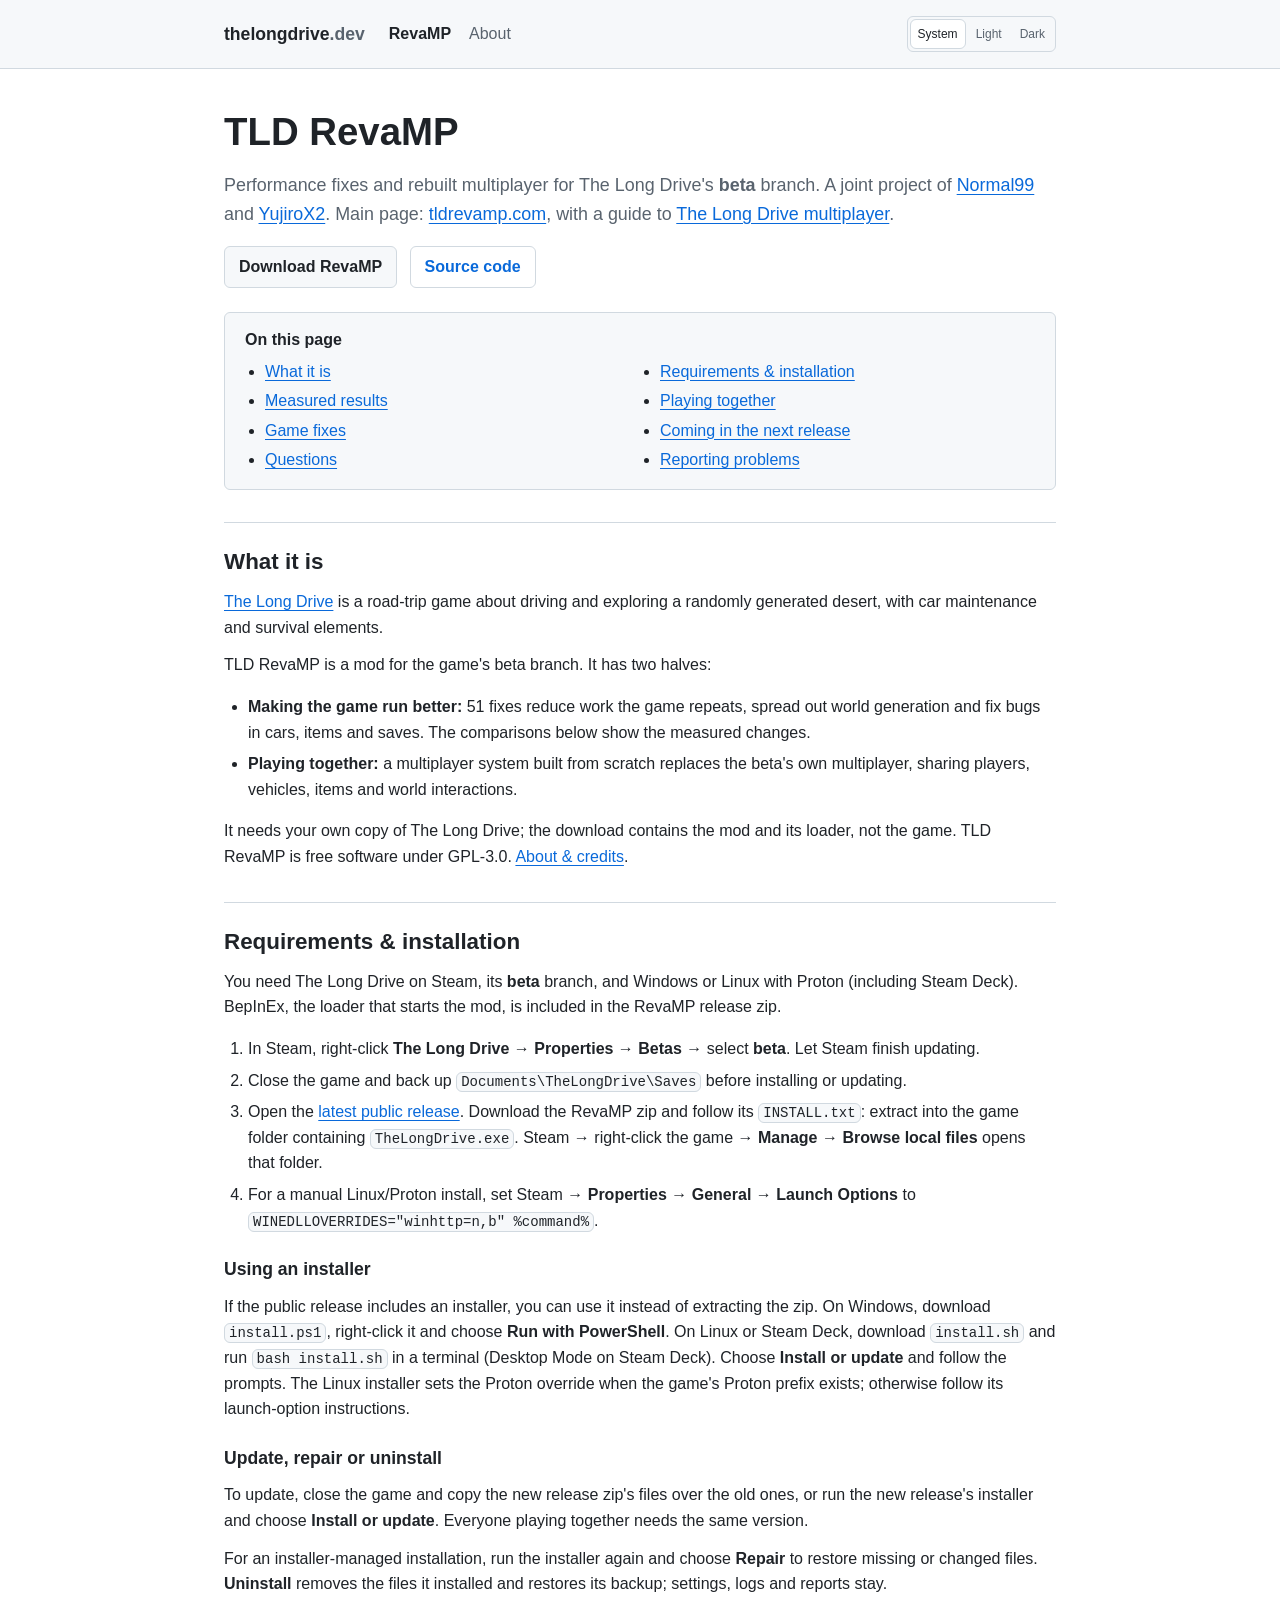
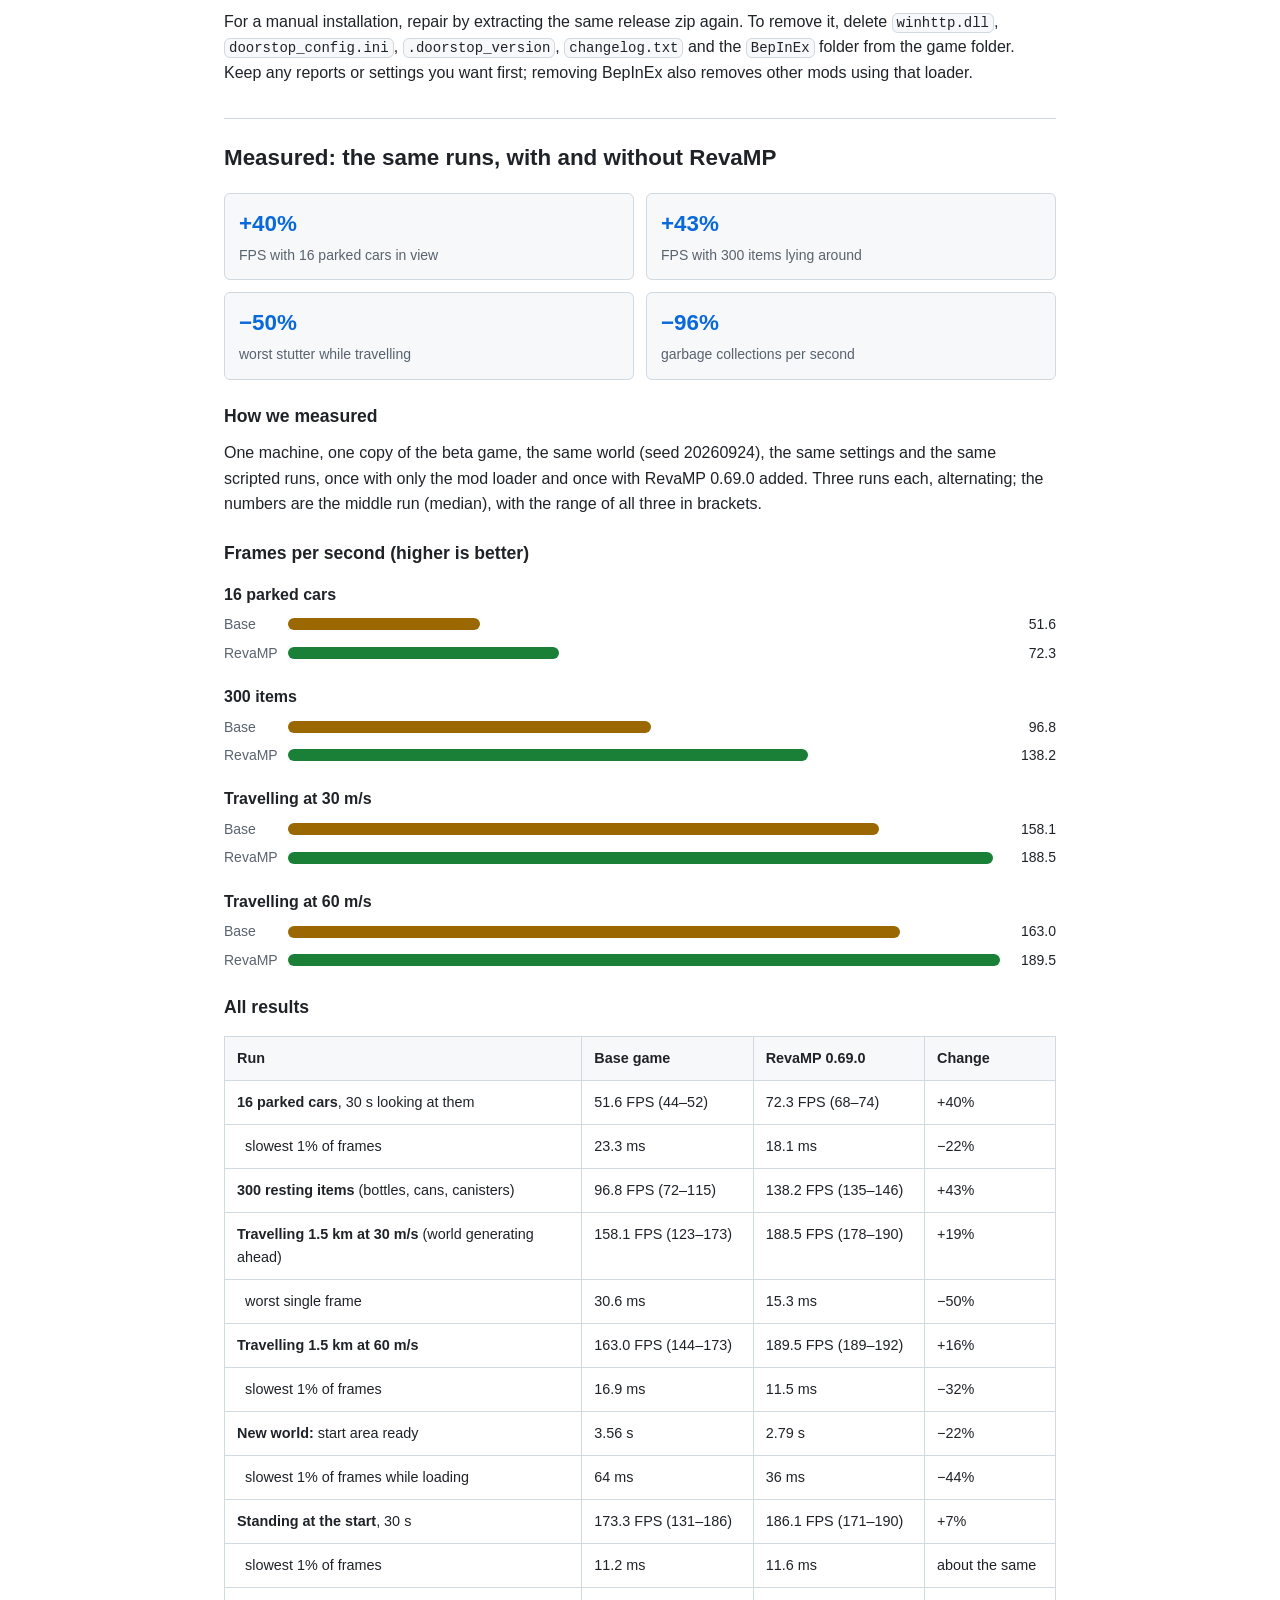
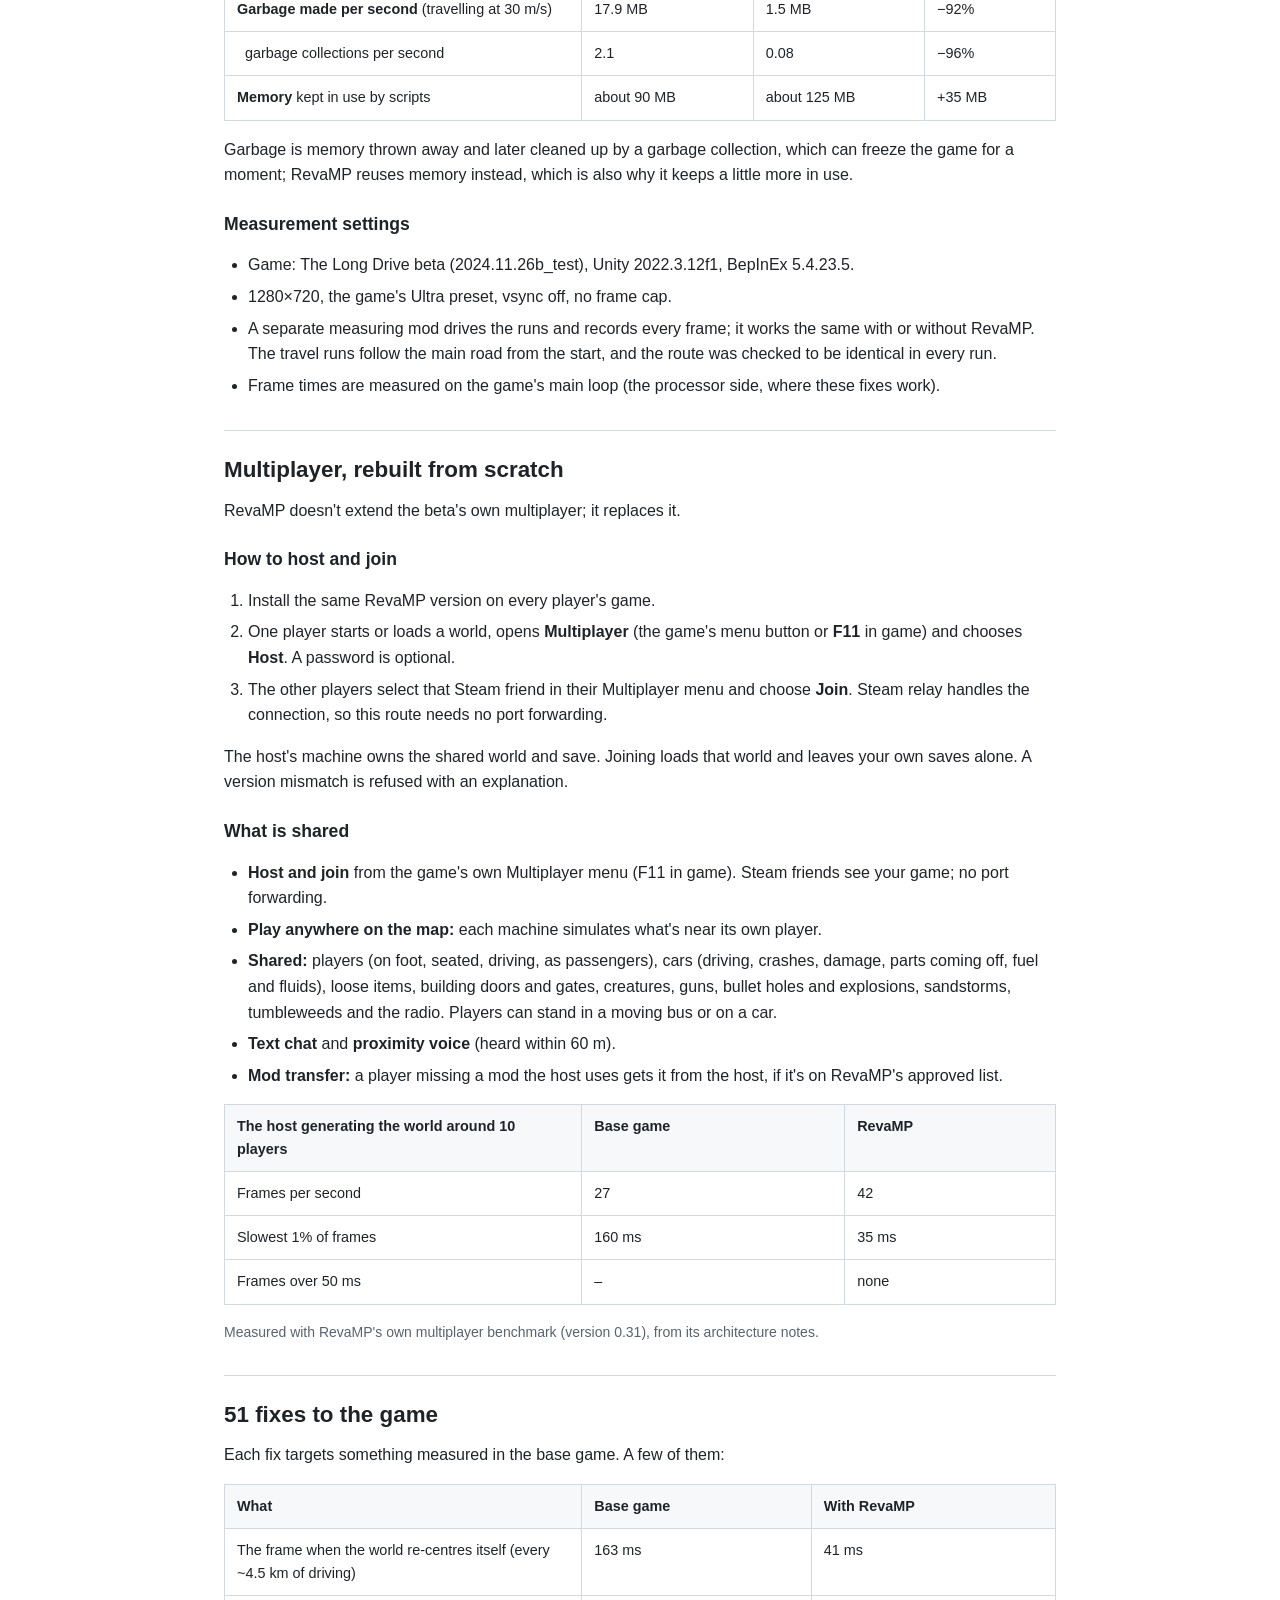
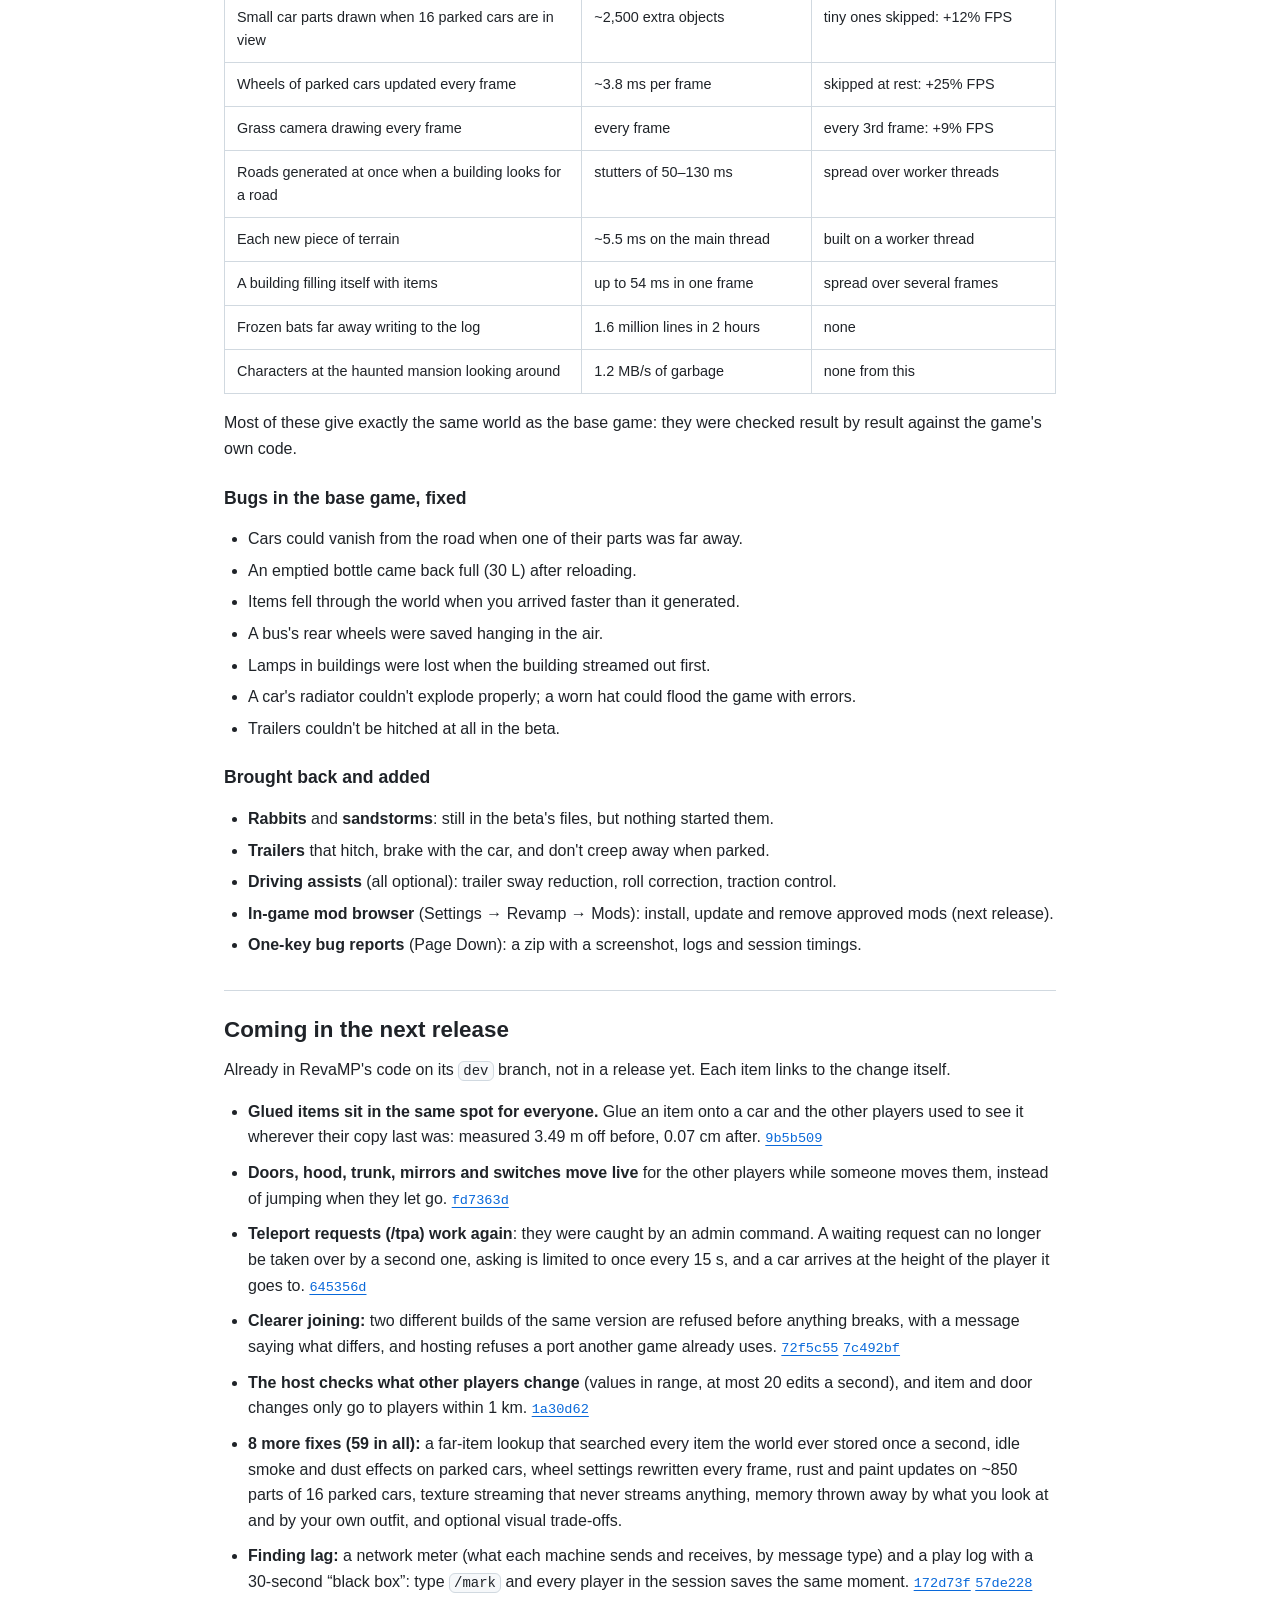
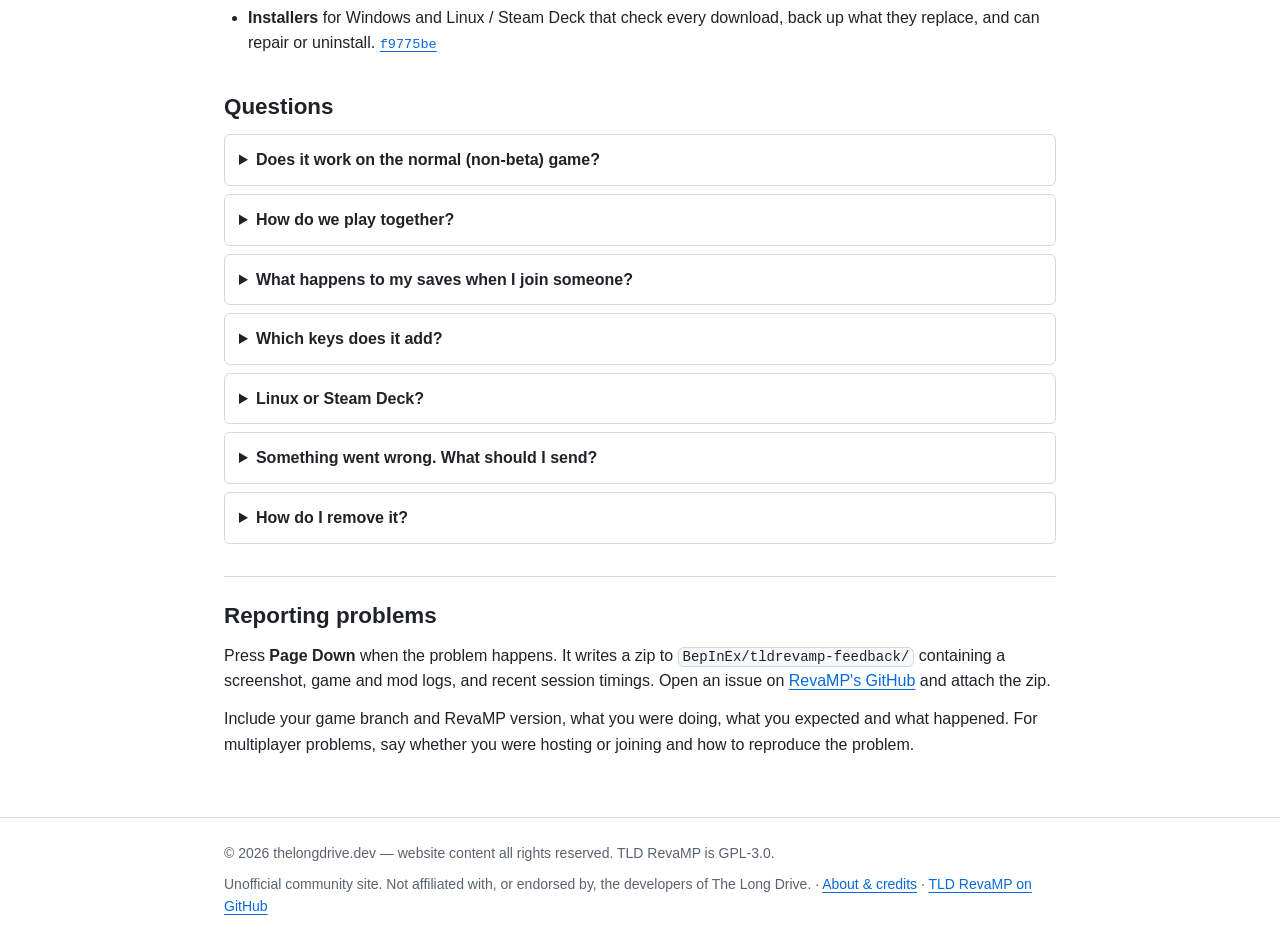
<file: index.html>
<!doctype html>
<html lang="en">
<head>
<meta charset="utf-8">
<meta name="viewport" content="width=device-width, initial-scale=1">
<title>TLD RevaMP — The Long Drive performance &amp; multiplayer mod</title>
<meta name="description" content="TLD RevaMP by Normal99 and YujiroX2: performance fixes and rebuilt multiplayer for The Long Drive beta. Installation, playing together, measured results and help.">
<link rel="canonical" href="https://tldrevamp.com/">
<link rel="icon" href="/favicon.ico" sizes="48x48">
<link rel="icon" href="/favicon.svg" type="image/svg+xml">
<link rel="icon" href="/icon-192.png" sizes="192x192" type="image/png">
<link rel="apple-touch-icon" href="/apple-touch-icon.png">
<link rel="stylesheet" href="/style.css">
<script src="/theme.js"></script>
</head>
<body>
<a class="skip-link" href="#main">Skip to content</a>
<header class="site"><div class="wrap">
  <a class="brand" href="/">thelongdrive<span>.dev</span></a>
  <nav class="main">
    <a href="/" aria-current="page">RevaMP</a>
    <a href="/about.html">About</a>
  </nav>
</div></header>

<main id="main"><div class="wrap">
  <h1>TLD RevaMP</h1>
  <p class="lead">Performance fixes and rebuilt multiplayer for The Long Drive's <strong>beta</strong> branch.
  A joint project of <a href="https://github.com/Normal99">Normal99</a> and
  <a href="https://github.com/YujiroX2">YujiroX2</a>. Main page: <a href="https://tldrevamp.com/">tldrevamp.com</a>, with a guide to <a href="https://tldrevamp.com/multiplayer/">The Long Drive multiplayer</a>.</p>
  <p><a class="button" href="https://github.com/Normal99/TLD-RevaMP/releases/latest">Download RevaMP</a>
  <a class="button ghost" href="https://github.com/Normal99/TLD-RevaMP">Source code</a></p>

  <nav class="toc" aria-labelledby="contents-title">
    <h2 id="contents-title">On this page</h2>
    <ul>
      <li><a href="#overview">What it is</a></li>
      <li><a href="#install">Requirements &amp; installation</a></li>
      <li><a href="#benchmark">Measured results</a></li>
      <li><a href="#multiplayer">Playing together</a></li>
      <li><a href="#fixes">Game fixes</a></li>
      <li><a href="#next">Coming in the next release</a></li>
      <li><a href="#questions">Questions</a></li>
      <li><a href="#reporting">Reporting problems</a></li>
    </ul>
  </nav>

  <section class="work" id="overview">
    <h2>What it is</h2>
    <p><a href="https://store.steampowered.com/app/1017180/The_Long_Drive/">The Long Drive</a> is a road-trip game
    about driving and exploring a randomly generated desert, with car maintenance and survival elements.</p>
    <p>TLD RevaMP is a mod for the game's beta branch. It has two halves:</p>
    <ul>
      <li><strong>Making the game run better:</strong> 51 fixes reduce work the game repeats, spread out world
        generation and fix bugs in cars, items and saves. The comparisons below show the measured changes.</li>
      <li><strong>Playing together:</strong> a multiplayer system built from scratch replaces the beta's own
        multiplayer, sharing players, vehicles, items and world interactions.</li>
    </ul>
    <p>It needs your own copy of The Long Drive; the download contains the mod and its loader, not the game.
    TLD RevaMP is free software under GPL-3.0. <a href="/about.html">About &amp; credits</a>.</p>
  </section>

  <section class="work" id="install">
    <h2>Requirements &amp; installation</h2>
    <p>You need The Long Drive on Steam, its <strong>beta</strong> branch, and Windows or Linux with Proton
    (including Steam Deck). BepInEx, the loader that starts the mod, is included in the RevaMP release zip.</p>
    <ol>
      <li>In Steam, right-click <strong>The Long Drive</strong> &rarr; <strong>Properties</strong> &rarr;
        <strong>Betas</strong> &rarr; select <strong>beta</strong>. Let Steam finish updating.</li>
      <li>Close the game and back up <code>Documents\TheLongDrive\Saves</code> before installing or updating.</li>
      <li>Open the <a href="https://github.com/Normal99/TLD-RevaMP/releases/latest">latest public release</a>.
        Download the RevaMP zip and follow its <code>INSTALL.txt</code>: extract into the game folder containing
        <code>TheLongDrive.exe</code>. Steam &rarr; right-click the game &rarr; <strong>Manage</strong> &rarr;
        <strong>Browse local files</strong> opens that folder.</li>
      <li>For a manual Linux/Proton install, set Steam &rarr; <strong>Properties</strong> &rarr;
        <strong>General</strong> &rarr; <strong>Launch Options</strong> to
        <code>WINEDLLOVERRIDES="winhttp=n,b" %command%</code>.</li>
    </ol>
    <h3>Using an installer</h3>
    <p>If the public release includes an installer, you can use it instead of extracting the zip.
    On Windows, download <code>install.ps1</code>, right-click it and choose <strong>Run with PowerShell</strong>.
    On Linux or Steam Deck, download <code>install.sh</code> and run <code>bash install.sh</code> in a terminal
    (Desktop Mode on Steam Deck). Choose <strong>Install or update</strong> and follow the prompts.
    The Linux installer sets the Proton override when the game's Proton prefix exists; otherwise follow its
    launch-option instructions.</p>
    <h3>Update, repair or uninstall</h3>
    <p>To update, close the game and copy the new release zip's files over the old ones, or run the new release's
    installer and choose <strong>Install or update</strong>. Everyone playing together needs the same version.</p>
    <p>For an installer-managed installation, run the installer again and choose <strong>Repair</strong> to restore
    missing or changed files. <strong>Uninstall</strong> removes the files it installed and restores its backup;
    settings, logs and reports stay.</p>
    <p>For a manual installation, repair by extracting the same release zip again. To remove it, delete
    <code>winhttp.dll</code>, <code>doorstop_config.ini</code>, <code>.doorstop_version</code>,
    <code>changelog.txt</code> and the <code>BepInEx</code> folder from the game folder.
    Keep any reports or settings you want first; removing BepInEx also removes other mods using that loader.</p>
  </section>

  <section class="work" id="benchmark">
    <h2>Measured: the same runs, with and without RevaMP</h2>
    <div class="stats">
      <div class="stat"><b>+40%</b><span>FPS with 16 parked cars in view</span></div>
      <div class="stat"><b>+43%</b><span>FPS with 300 items lying around</span></div>
      <div class="stat"><b>&minus;50%</b><span>worst stutter while travelling</span></div>
      <div class="stat"><b>&minus;96%</b><span>garbage collections per second</span></div>
    </div>
    <h3 id="measurement">How we measured</h3>
    <p>One machine, one copy of the beta game, the same world (seed 20260924), the same settings and the same scripted runs, once
    with only the mod loader and once with RevaMP 0.69.0 added. Three runs each, alternating; the numbers are the
    middle run (median), with the range of all three in brackets.</p>

    <h3>Frames per second (higher is better)</h3>
    <div class="bars bars-pair" role="img" aria-label="Frames per second, base game against RevaMP, per scenario.">
      <div class="bar-group"><span class="bar-title">16 parked cars</span>
        <div class="bar-row"><span class="bar-label">Base</span><span class="bar" style="width:27%"></span><span class="bar-value">51.6</span></div>
        <div class="bar-row"><span class="bar-label">RevaMP</span><span class="bar after" style="width:38%"></span><span class="bar-value">72.3</span></div></div>
      <div class="bar-group"><span class="bar-title">300 items</span>
        <div class="bar-row"><span class="bar-label">Base</span><span class="bar" style="width:51%"></span><span class="bar-value">96.8</span></div>
        <div class="bar-row"><span class="bar-label">RevaMP</span><span class="bar after" style="width:73%"></span><span class="bar-value">138.2</span></div></div>
      <div class="bar-group"><span class="bar-title">Travelling at 30 m/s</span>
        <div class="bar-row"><span class="bar-label">Base</span><span class="bar" style="width:83%"></span><span class="bar-value">158.1</span></div>
        <div class="bar-row"><span class="bar-label">RevaMP</span><span class="bar after" style="width:99%"></span><span class="bar-value">188.5</span></div></div>
      <div class="bar-group"><span class="bar-title">Travelling at 60 m/s</span>
        <div class="bar-row"><span class="bar-label">Base</span><span class="bar" style="width:86%"></span><span class="bar-value">163.0</span></div>
        <div class="bar-row"><span class="bar-label">RevaMP</span><span class="bar after" style="width:100%"></span><span class="bar-value">189.5</span></div></div>
    </div>

    <h3>All results</h3>
    <table>
      <thead>
      <tr><th scope="col">Run</th><th scope="col">Base game</th><th scope="col">RevaMP 0.69.0</th><th scope="col">Change</th></tr>
      </thead>
      <tbody>
      <tr><td><strong>16 parked cars</strong>, 30 s looking at them</td><td>51.6 FPS (44&ndash;52)</td><td>72.3 FPS (68&ndash;74)</td><td>+40%</td></tr>
      <tr><td>&nbsp;&nbsp;slowest 1% of frames</td><td>23.3 ms</td><td>18.1 ms</td><td>&minus;22%</td></tr>
      <tr><td><strong>300 resting items</strong> (bottles, cans, canisters)</td><td>96.8 FPS (72&ndash;115)</td><td>138.2 FPS (135&ndash;146)</td><td>+43%</td></tr>
      <tr><td><strong>Travelling 1.5 km at 30 m/s</strong> (world generating ahead)</td><td>158.1 FPS (123&ndash;173)</td><td>188.5 FPS (178&ndash;190)</td><td>+19%</td></tr>
      <tr><td>&nbsp;&nbsp;worst single frame</td><td>30.6 ms</td><td>15.3 ms</td><td>&minus;50%</td></tr>
      <tr><td><strong>Travelling 1.5 km at 60 m/s</strong></td><td>163.0 FPS (144&ndash;173)</td><td>189.5 FPS (189&ndash;192)</td><td>+16%</td></tr>
      <tr><td>&nbsp;&nbsp;slowest 1% of frames</td><td>16.9 ms</td><td>11.5 ms</td><td>&minus;32%</td></tr>
      <tr><td><strong>New world:</strong> start area ready</td><td>3.56 s</td><td>2.79 s</td><td>&minus;22%</td></tr>
      <tr><td>&nbsp;&nbsp;slowest 1% of frames while loading</td><td>64 ms</td><td>36 ms</td><td>&minus;44%</td></tr>
      <tr><td><strong>Standing at the start</strong>, 30 s</td><td>173.3 FPS (131&ndash;186)</td><td>186.1 FPS (171&ndash;190)</td><td>+7%</td></tr>
      <tr><td>&nbsp;&nbsp;slowest 1% of frames</td><td>11.2 ms</td><td>11.6 ms</td><td>about the same</td></tr>
      <tr><td><strong>Garbage made per second</strong> (travelling at 30 m/s)</td><td>17.9 MB</td><td>1.5 MB</td><td>&minus;92%</td></tr>
      <tr><td>&nbsp;&nbsp;garbage collections per second</td><td>2.1</td><td>0.08</td><td>&minus;96%</td></tr>
      <tr><td><strong>Memory</strong> kept in use by scripts</td><td>about 90 MB</td><td>about 125 MB</td><td>+35 MB</td></tr>
      </tbody>
    </table>
    <p>Garbage is memory thrown away and later cleaned up by a garbage collection, which can freeze the game for a
    moment; RevaMP reuses memory instead, which is also why it keeps a little more in use.</p>

    <h3>Measurement settings</h3>
    <ul>
      <li>Game: The Long Drive beta (2024.11.26b_test), Unity 2022.3.12f1, BepInEx 5.4.23.5.</li>
      <li>1280&times;720, the game's Ultra preset, vsync off, no frame cap.</li>
      <li>A separate measuring mod drives the runs and records every frame; it works the same with or without RevaMP.
        The travel runs follow the main road from the start, and the route was checked to be identical in every run.</li>
      <li>Frame times are measured on the game's main loop (the processor side, where these fixes work).</li>
    </ul>
  </section>

  <section class="work" id="multiplayer">
    <h2>Multiplayer, rebuilt from scratch</h2>
    <p>RevaMP doesn't extend the beta's own multiplayer; it replaces it.</p>
    <h3>How to host and join</h3>
    <ol>
      <li>Install the same RevaMP version on every player's game.</li>
      <li>One player starts or loads a world, opens <strong>Multiplayer</strong> (the game's menu button or
        <strong>F11</strong> in game) and chooses <strong>Host</strong>. A password is optional.</li>
      <li>The other players select that Steam friend in their Multiplayer menu and choose <strong>Join</strong>.
        Steam relay handles the connection, so this route needs no port forwarding.</li>
    </ol>
    <p>The host's machine owns the shared world and save. Joining loads that world and leaves your own saves alone.
    A version mismatch is refused with an explanation.</p>
    <h3>What is shared</h3>
    <ul>
      <li><strong>Host and join</strong> from the game's own Multiplayer menu (F11 in game). Steam friends see your game; no port forwarding.</li>
      <li><strong>Play anywhere on the map:</strong> each machine simulates what's near its own player.</li>
      <li><strong>Shared:</strong> players (on foot, seated, driving, as passengers), cars (driving, crashes, damage, parts coming off,
        fuel and fluids), loose items, building doors and gates, creatures, guns, bullet holes and explosions,
        sandstorms, tumbleweeds and the radio. Players can stand in a moving bus or on a car.</li>
      <li><strong>Text chat</strong> and <strong>proximity voice</strong> (heard within 60 m).</li>
      <li><strong>Mod transfer:</strong> a player missing a mod the host uses gets it from the host, if it's on RevaMP's approved list.</li>
    </ul>
    <table>
      <thead>
      <tr><th scope="col">The host generating the world around 10 players</th><th scope="col">Base game</th><th scope="col">RevaMP</th></tr>
      </thead>
      <tbody>
      <tr><td>Frames per second</td><td>27</td><td>42</td></tr>
      <tr><td>Slowest 1% of frames</td><td>160 ms</td><td>35 ms</td></tr>
      <tr><td>Frames over 50 ms</td><td>&ndash;</td><td>none</td></tr>
      </tbody>
    </table>
    <p class="small">Measured with RevaMP's own multiplayer benchmark (version 0.31), from its architecture notes.</p>
  </section>

  <section class="work" id="fixes">
    <h2>51 fixes to the game</h2>
    <p>Each fix targets something measured in the base game. A few of them:</p>
    <table>
      <thead>
      <tr><th scope="col">What</th><th scope="col">Base game</th><th scope="col">With RevaMP</th></tr>
      </thead>
      <tbody>
      <tr><td>The frame when the world re-centres itself (every ~4.5 km of driving)</td><td>163 ms</td><td>41 ms</td></tr>
      <tr><td>Small car parts drawn when 16 parked cars are in view</td><td>~2,500 extra objects</td><td>tiny ones skipped: +12% FPS</td></tr>
      <tr><td>Wheels of parked cars updated every frame</td><td>~3.8 ms per frame</td><td>skipped at rest: +25% FPS</td></tr>
      <tr><td>Grass camera drawing every frame</td><td>every frame</td><td>every 3rd frame: +9% FPS</td></tr>
      <tr><td>Roads generated at once when a building looks for a road</td><td>stutters of 50&ndash;130 ms</td><td>spread over worker threads</td></tr>
      <tr><td>Each new piece of terrain</td><td>~5.5 ms on the main thread</td><td>built on a worker thread</td></tr>
      <tr><td>A building filling itself with items</td><td>up to 54 ms in one frame</td><td>spread over several frames</td></tr>
      <tr><td>Frozen bats far away writing to the log</td><td>1.6 million lines in 2 hours</td><td>none</td></tr>
      <tr><td>Characters at the haunted mansion looking around</td><td>1.2 MB/s of garbage</td><td>none from this</td></tr>
      </tbody>
    </table>
    <p>Most of these give exactly the same world as the base game: they were checked result by result against the
    game's own code.</p>

    <h3>Bugs in the base game, fixed</h3>
    <ul>
      <li>Cars could vanish from the road when one of their parts was far away.</li>
      <li>An emptied bottle came back full (30 L) after reloading.</li>
      <li>Items fell through the world when you arrived faster than it generated.</li>
      <li>A bus's rear wheels were saved hanging in the air.</li>
      <li>Lamps in buildings were lost when the building streamed out first.</li>
      <li>A car's radiator couldn't explode properly; a worn hat could flood the game with errors.</li>
      <li>Trailers couldn't be hitched at all in the beta.</li>
    </ul>

    <h3>Brought back and added</h3>
    <ul>
      <li><strong>Rabbits</strong> and <strong>sandstorms</strong>: still in the beta's files, but nothing started them.</li>
      <li><strong>Trailers</strong> that hitch, brake with the car, and don't creep away when parked.</li>
      <li><strong>Driving assists</strong> (all optional): trailer sway reduction, roll correction, traction control.</li>
      <li><strong>In-game mod browser</strong> (Settings &rarr; Revamp &rarr; Mods): install, update and remove approved mods (next release).</li>
      <li><strong>One-key bug reports</strong> (Page Down): a zip with a screenshot, logs and session timings.</li>
    </ul>
  </section>

  <section class="work" id="next">
    <h2>Coming in the next release</h2>
    <p>Already in RevaMP's code on its <code>dev</code> branch, not in a release yet. Each item links to the change itself.</p>
    <ul class="coming">
      <li><strong>Glued items sit in the same spot for everyone.</strong> Glue an item onto a car and the other players
        used to see it wherever their copy last was: measured 3.49 m off before, 0.07 cm after.
        <a class="ref" href="https://github.com/Normal99/TLD-RevaMP/commit/9b5b509">9b5b509</a></li>
      <li><strong>Doors, hood, trunk, mirrors and switches move live</strong> for the other players while someone moves
        them, instead of jumping when they let go.
        <a class="ref" href="https://github.com/Normal99/TLD-RevaMP/commit/fd7363d">fd7363d</a></li>
      <li><strong>Teleport requests (/tpa) work again</strong>: they were caught by an admin command. A waiting request
        can no longer be taken over by a second one, asking is limited to once every 15 s, and a car arrives at the
        height of the player it goes to.
        <a class="ref" href="https://github.com/Normal99/TLD-RevaMP/commit/645356d">645356d</a></li>
      <li><strong>Clearer joining:</strong> two different builds of the same version are refused before anything breaks,
        with a message saying what differs, and hosting refuses a port another game already uses.
        <a class="ref" href="https://github.com/Normal99/TLD-RevaMP/commit/72f5c55">72f5c55</a>
        <a class="ref" href="https://github.com/Normal99/TLD-RevaMP/commit/7c492bf">7c492bf</a></li>
      <li><strong>The host checks what other players change</strong> (values in range, at most 20 edits a second), and
        item and door changes only go to players within 1 km.
        <a class="ref" href="https://github.com/Normal99/TLD-RevaMP/commit/1a30d62">1a30d62</a></li>
      <li><strong>8 more fixes (59 in all):</strong> a far-item lookup that searched every item the world ever stored once
        a second, idle smoke and dust effects on parked cars, wheel settings rewritten every frame, rust and paint
        updates on ~850 parts of 16 parked cars, texture streaming that never streams anything, memory thrown away by
        what you look at and by your own outfit, and optional visual trade-offs.</li>
      <li><strong>Finding lag:</strong> a network meter (what each machine sends and receives, by message type) and a
        play log with a 30-second &ldquo;black box&rdquo;: type <code>/mark</code> and every player in the session saves
        the same moment.
        <a class="ref" href="https://github.com/Normal99/TLD-RevaMP/commit/172d73f">172d73f</a>
        <a class="ref" href="https://github.com/Normal99/TLD-RevaMP/commit/57de228">57de228</a></li>
      <li><strong>Installers</strong> for Windows and Linux / Steam Deck that check every download, back up what they
        replace, and can repair or uninstall.
        <a class="ref" href="https://github.com/Normal99/TLD-RevaMP/commit/f9775be">f9775be</a></li>
    </ul>
  </section>

  <h2 id="questions">Questions</h2>
  <details>
    <summary>Does it work on the normal (non-beta) game?</summary>
    <p>No. The beta is a different version of the game underneath: of the 1,203 parts of the game's code RevaMP uses,
    425 don't exist in the normal version, among them the world generator, the save format and the multiplayer layer.
    RevaMP is built for the beta only.</p>
  </details>
  <details>
    <summary>How do we play together?</summary>
    <p>One player loads or starts a world and presses <strong>Host</strong> in the Multiplayer menu (F11, or the game's own
    Multiplayer button). Steam friends then see the game in their Multiplayer menu and press <strong>Join</strong>; a
    password is optional and no port forwarding is needed. Everyone needs exactly the same RevaMP version: the game
    refuses a mismatch and says why.</p>
  </details>
  <details>
    <summary>What happens to my saves when I join someone?</summary>
    <p>Nothing. The host's machine owns the world and its save; joining loads the host's world and never touches your
    own saves.</p>
  </details>
  <details>
    <summary>Which keys does it add?</summary>
    <p><strong>F11</strong> Multiplayer menu, <strong>Page Up</strong> performance overlay, <strong>Page Down</strong> bug
    report, and the game's <strong>Voice chat</strong> key (K if it isn't bound) to talk. None of them is a key the
    game itself uses; they can be changed in <code>BepInEx\config\tldrevamp.core.cfg</code>.</p>
  </details>
  <details>
    <summary>Linux or Steam Deck?</summary>
    <p>Install it the same way, then set the game's launch options in Steam (Properties &rarr; General) to
    <code>WINEDLLOVERRIDES="winhttp=n,b" %command%</code>.</p>
  </details>
  <details>
    <summary>Something went wrong. What should I send?</summary>
    <p>Press <strong>Page Down</strong> right when it happens and once more after playing, then attach the report zip
    to <a href="https://github.com/Normal99/TLD-RevaMP/issues">a RevaMP issue</a>.
    See <a href="#reporting">Reporting problems</a> for the report folder and what to describe.</p>
  </details>
  <details>
    <summary>How do I remove it?</summary>
    <p>Use <strong>Uninstall</strong> if you used the installer, or remove the loader files from a manual installation.
    See <a href="#install">Update, repair or uninstall</a> for the file list.</p>
  </details>

  <section class="work" id="reporting">
    <h2>Reporting problems</h2>
    <p>Press <strong>Page Down</strong> when the problem happens. It writes a zip to
    <code>BepInEx/tldrevamp-feedback/</code> containing a screenshot, game and mod logs, and recent session timings.
    Open an issue on <a href="https://github.com/Normal99/TLD-RevaMP/issues">RevaMP's GitHub</a> and attach the zip.</p>
    <p>Include your game branch and RevaMP version, what you were doing, what you expected and what happened.
    For multiplayer problems, say whether you were hosting or joining and how to reproduce the problem.</p>
  </section>
</div></main>

<footer class="site"><div class="wrap">
  <p>© 2026 thelongdrive.dev — website content all rights reserved. TLD RevaMP is GPL-3.0.</p>
  <p>Unofficial community site. Not affiliated with, or endorsed by, the developers of The Long Drive.
  &middot; <a href="/about.html">About &amp; credits</a> &middot; <a href="https://github.com/Normal99/TLD-RevaMP">TLD RevaMP on GitHub</a></p>
</div></footer>
</body>
</html>
</file>
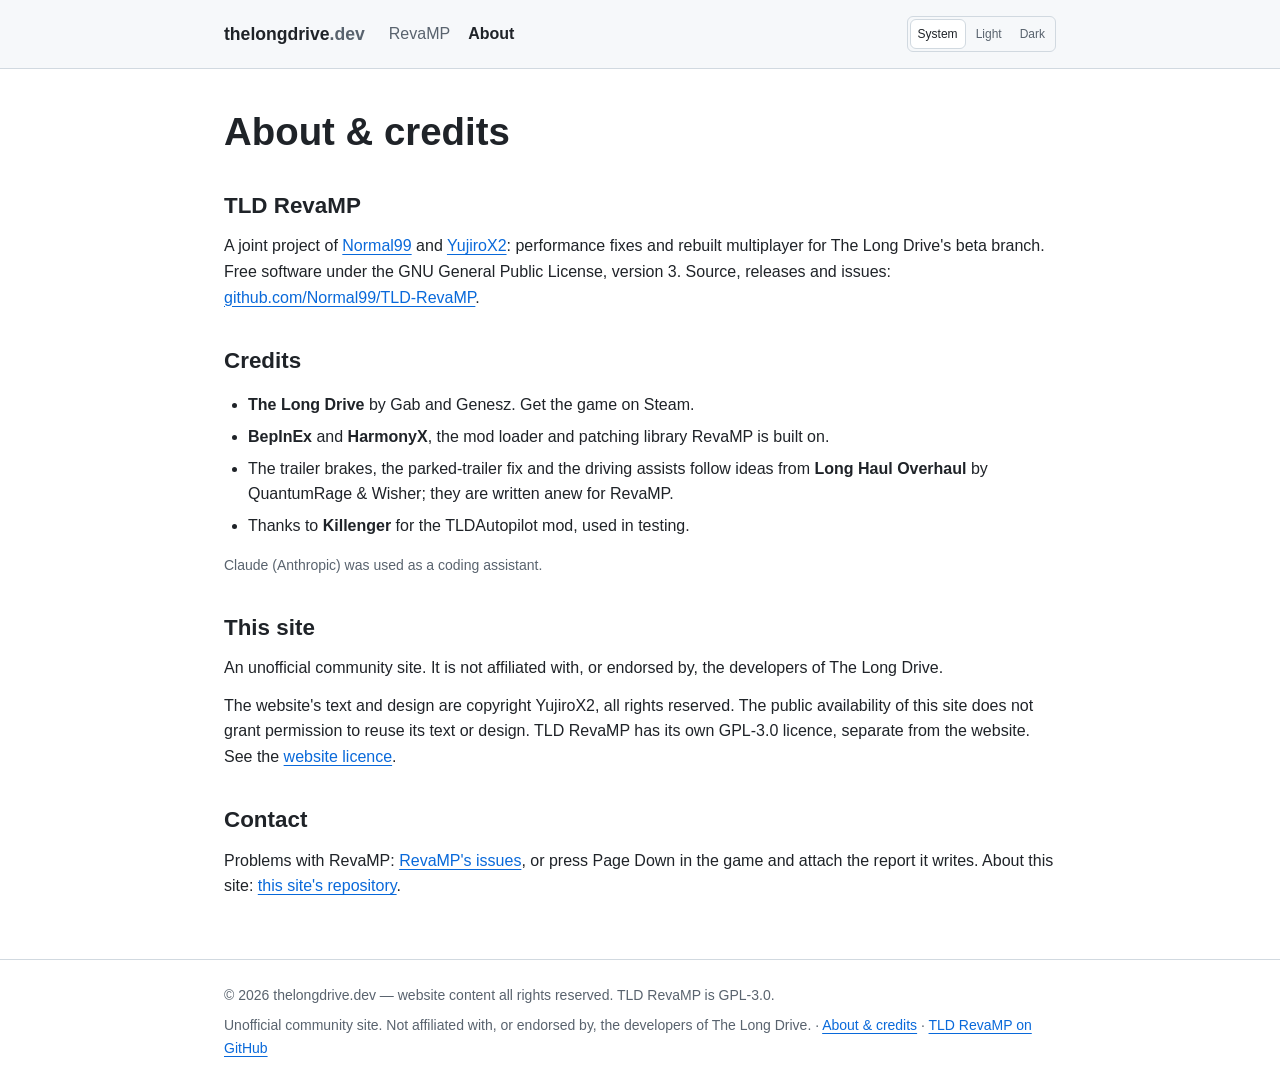
<file: about.html>
<!doctype html>
<html lang="en">
<head>
<meta charset="utf-8">
<meta name="viewport" content="width=device-width, initial-scale=1">
<title>About and credits</title>
<meta name="description" content="About TLD RevaMP and this site, and credits.">
<link rel="canonical" href="https://thelongdrive.dev/about">
<link rel="icon" href="/favicon.ico" sizes="48x48">
<link rel="icon" href="/favicon.svg" type="image/svg+xml">
<link rel="icon" href="/icon-192.png" sizes="192x192" type="image/png">
<link rel="apple-touch-icon" href="/apple-touch-icon.png">
<link rel="stylesheet" href="/style.css">
<script src="/theme.js"></script>
</head>
<body>
<a class="skip-link" href="#main">Skip to content</a>
<header class="site"><div class="wrap">
  <a class="brand" href="/">thelongdrive<span>.dev</span></a>
  <nav class="main">
    <a href="/">RevaMP</a>
    <a href="/about.html" aria-current="page">About</a>
  </nav>
</div></header>

<main id="main"><div class="wrap">
  <h1>About &amp; credits</h1>

  <h2>TLD RevaMP</h2>
  <p>A joint project of <a href="https://github.com/Normal99">Normal99</a> and <a href="https://github.com/YujiroX2">YujiroX2</a>:
  performance fixes and rebuilt multiplayer for The Long Drive's beta branch. Free software under the GNU General Public License,
  version 3. Source, releases and issues: <a href="https://github.com/Normal99/TLD-RevaMP">github.com/Normal99/TLD-RevaMP</a>.</p>

  <h2>Credits</h2>
  <ul>
    <li><strong>The Long Drive</strong> by Gab and Genesz. Get the game on Steam.</li>
    <li><strong>BepInEx</strong> and <strong>HarmonyX</strong>, the mod loader and patching library RevaMP is built on.</li>
    <li>The trailer brakes, the parked-trailer fix and the driving assists follow ideas from <strong>Long Haul Overhaul</strong>
      by QuantumRage &amp; Wisher; they are written anew for RevaMP.</li>
    <li>Thanks to <strong>Killenger</strong> for the TLDAutopilot mod, used in testing.</li>
  </ul>

  <p class="small">Claude (Anthropic) was used as a coding assistant.</p>

  <h2>This site</h2>
  <p>An unofficial community site. It is not affiliated with, or endorsed by, the developers of The Long Drive.</p>
  <p>The website's text and design are copyright YujiroX2, all rights reserved. The public availability of this
  site does not grant permission to reuse its text or design. TLD RevaMP has its own GPL-3.0 licence, separate from
  the website. See the <a href="/LICENSE">website licence</a>.</p>

  <h2>Contact</h2>
  <p>Problems with RevaMP: <a href="https://github.com/Normal99/TLD-RevaMP/issues">RevaMP's issues</a>, or press Page Down
  in the game and attach the report it writes. About this site: <a href="https://github.com/YujiroX2/thelongdrive.dev/issues">this site's repository</a>.</p>
</div></main>

<footer class="site"><div class="wrap">
  <p>© 2026 thelongdrive.dev — website content all rights reserved. TLD RevaMP is GPL-3.0.</p>
  <p>Unofficial community site. Not affiliated with, or endorsed by, the developers of The Long Drive.
  &middot; <a href="/about.html">About &amp; credits</a> &middot; <a href="https://github.com/Normal99/TLD-RevaMP">TLD RevaMP on GitHub</a></p>
</div></footer>
</body>
</html>
</file>
<file: style.css>
:root {
  color-scheme: light;
  --bg: #ffffff; --panel: #f6f8fa; --text: #1f2328; --muted: #59636e;
  --line: #d1d9e0; --accent: #0969da; --ok: #1a7f37; --warn: #9a6700;
}
@media (prefers-color-scheme: dark) {
  :root:not([data-theme="light"]) {
    color-scheme: dark;
    --bg: #0d1117; --panel: #151b23; --text: #f0f6fc; --muted: #9198a1;
    --line: #3d444d; --accent: #4493f8; --ok: #3fb950; --warn: #d29922;
  }
}
:root[data-theme="dark"] {
  color-scheme: dark;
  --bg: #0d1117; --panel: #151b23; --text: #f0f6fc; --muted: #9198a1;
  --line: #3d444d; --accent: #4493f8; --ok: #3fb950; --warn: #d29922;
}
* { box-sizing: border-box; }
html { -webkit-text-size-adjust: 100%; scroll-padding-top: 16px; }
body {
  margin: 0; background: var(--bg); color: var(--text);
  font: 16px/1.6 -apple-system, BlinkMacSystemFont, "Segoe UI", "Noto Sans", Helvetica, Arial, sans-serif;
  overflow-wrap: break-word;
}
a { color: var(--accent); text-underline-offset: 3px; }
a:hover { text-decoration-thickness: 2px; }
:focus-visible { outline: 2px solid var(--accent); outline-offset: 3px; }
.wrap { width: 100%; max-width: 864px; margin: 0 auto; padding: 0 16px; }
header.site { border-bottom: 1px solid var(--line); background: var(--panel); }
header.site .wrap { display: flex; flex-wrap: wrap; align-items: center; gap: 12px 24px; padding-top: 16px; padding-bottom: 16px; }
.brand { font-weight: 600; font-size: 1.1rem; color: var(--text); text-decoration: none; }
.brand span { color: var(--muted); }
nav.main { display: flex; flex-wrap: wrap; gap: 4px 18px; }
nav.main a { color: var(--muted); text-decoration: none; padding: 4px 0; }
nav.main a[aria-current="page"] { color: var(--text); font-weight: 600; }
nav.main a:hover { color: var(--accent); text-decoration: underline; }
.theme-toggle { display: flex; gap: 2px; margin-left: auto; padding: 2px; border: 1px solid var(--line); border-radius: 6px; }
.theme-toggle button {
  border: 1px solid transparent; border-radius: 6px; background: transparent; color: var(--muted);
  font: inherit; font-size: .75rem; line-height: 1.5; padding: 4px 7px; min-height: 30px; cursor: pointer;
}
.theme-toggle button:hover { color: var(--text); }
.theme-toggle button[aria-pressed="true"] { background: var(--bg); color: var(--text); border-color: var(--line); }
.skip-link { position: absolute; top: 8px; left: 16px; padding: 8px 12px; background: var(--bg); border: 1px solid var(--accent); border-radius: 6px; transform: translateY(-200%); }
.skip-link:focus { transform: translateY(0); }
main { padding: 40px 0 48px; }
h1 { font-size: clamp(1.8rem, 5vw, 2.4rem); line-height: 1.2; margin: 0 0 16px; font-weight: 600; }
h2 { font-size: 1.4rem; line-height: 1.35; margin: 36px 0 12px; font-weight: 600; }
h3 { font-size: 1.1rem; line-height: 1.4; margin: 24px 0 8px; font-weight: 600; }
p { margin: 12px 0; }
p.lead { font-size: 1.12rem; color: var(--muted); }
.toc { margin: 24px 0; padding: 16px 20px; background: var(--panel); border: 1px solid var(--line); border-radius: 6px; }
.toc h2 { font-size: 1rem; margin: 0 0 8px; }
.toc ul { display: grid; grid-template-columns: repeat(2, minmax(0, 1fr)); gap: 4px 20px; margin: 0; padding-left: 20px; }
.toc li { margin: 0; }
.button { display: inline-block; background: var(--panel); color: var(--text); border: 1px solid var(--line); padding: 7px 14px; border-radius: 6px; text-decoration: none; font-weight: 600; margin: 6px 8px 0 0; }
.button:hover { border-color: var(--accent); color: var(--accent); }
.button.ghost { background: var(--bg); color: var(--accent); }
code, pre { font-family: ui-monospace, SFMono-Regular, Consolas, "Liberation Mono", Menlo, monospace; font-size: .875em; }
code { background: var(--panel); border: 1px solid var(--line); border-radius: 6px; padding: 1px 4px; overflow-wrap: anywhere; }
pre { white-space: pre-wrap; overflow-wrap: anywhere; background: var(--panel); border: 1px solid var(--line); border-radius: 6px; padding: 12px 14px; }
pre code { border: 0; padding: 0; background: none; }
ol, ul { padding-left: 24px; }
ol li, ul li { margin: 6px 0; }
table { border-collapse: collapse; width: 100%; margin: 16px 0; border: 1px solid var(--line); font-size: .9rem; }
caption { text-align: left; font-weight: 600; margin-bottom: 8px; }
th, td { text-align: left; padding: 10px 12px; border: 1px solid var(--line); vertical-align: top; overflow-wrap: anywhere; }
th { background: var(--panel); font-weight: 600; }
th:first-child { width: 43%; }
td { font-variant-numeric: tabular-nums; }
.note { border: 1px solid var(--line); border-left: 3px solid var(--accent); background: var(--panel); padding: 12px 16px; border-radius: 6px; }
footer.site { border-top: 1px solid var(--line); color: var(--muted); font-size: .875rem; }
footer.site .wrap { padding-top: 16px; padding-bottom: 24px; }
footer.site p { margin: 8px 0; }
.work { border-top: 1px solid var(--line); margin-top: 32px; padding-top: 8px; }
.work h2 { margin-top: 16px; }
.stats { display: grid; grid-template-columns: repeat(2, minmax(0, 1fr)); gap: 12px; margin: 20px 0; }
.stat { background: var(--panel); border: 1px solid var(--line); border-radius: 6px; padding: 12px 14px; }
.stat b { display: block; font-size: 1.4rem; color: var(--accent); font-variant-numeric: tabular-nums; }
.stat span { color: var(--muted); font-size: .875rem; }
.bars { margin: 16px 0; }
.bar-row { display: grid; grid-template-columns: 56px minmax(0, 1fr) 48px; align-items: center; gap: 8px; margin: 6px 0; }
.bar-label { color: var(--muted); font-size: .875rem; }
.bar { display: block; height: 12px; min-width: 3px; border-radius: 6px; background: var(--warn); }
.bar.after { background: var(--ok); }
.bar-value { text-align: right; font-size: .875rem; font-variant-numeric: tabular-nums; }
.bar-group { margin: 12px 0 20px; }
.bar-title { display: block; font-weight: 600; }
p.small { color: var(--muted); font-size: .875rem; }
.coming li { margin: 10px 0; }
.coming .ref { font-family: ui-monospace, SFMono-Regular, Consolas, "Liberation Mono", Menlo, monospace; font-size: .85rem; white-space: nowrap; }
details { border: 1px solid var(--line); border-radius: 6px; padding: 0 14px; margin: 8px 0; }
details > summary { cursor: pointer; padding: 12px 0; font-weight: 600; }
details[open] > summary { border-bottom: 1px solid var(--line); margin-bottom: 8px; }
details > :last-child { margin-bottom: 14px; }
@media (max-width: 600px) {
  header.site .wrap { gap: 12px 16px; }
  .brand { flex-basis: 100%; }
  main { padding-top: 28px; }
  th, td { padding: 7px 6px; }
  table { font-size: .8125rem; }
  th:first-child { width: 37%; }
}
@media (max-width: 380px) {
  .toc ul { grid-template-columns: 1fr; }
  .theme-toggle button { padding-inline: 5px; }
}
</file>
